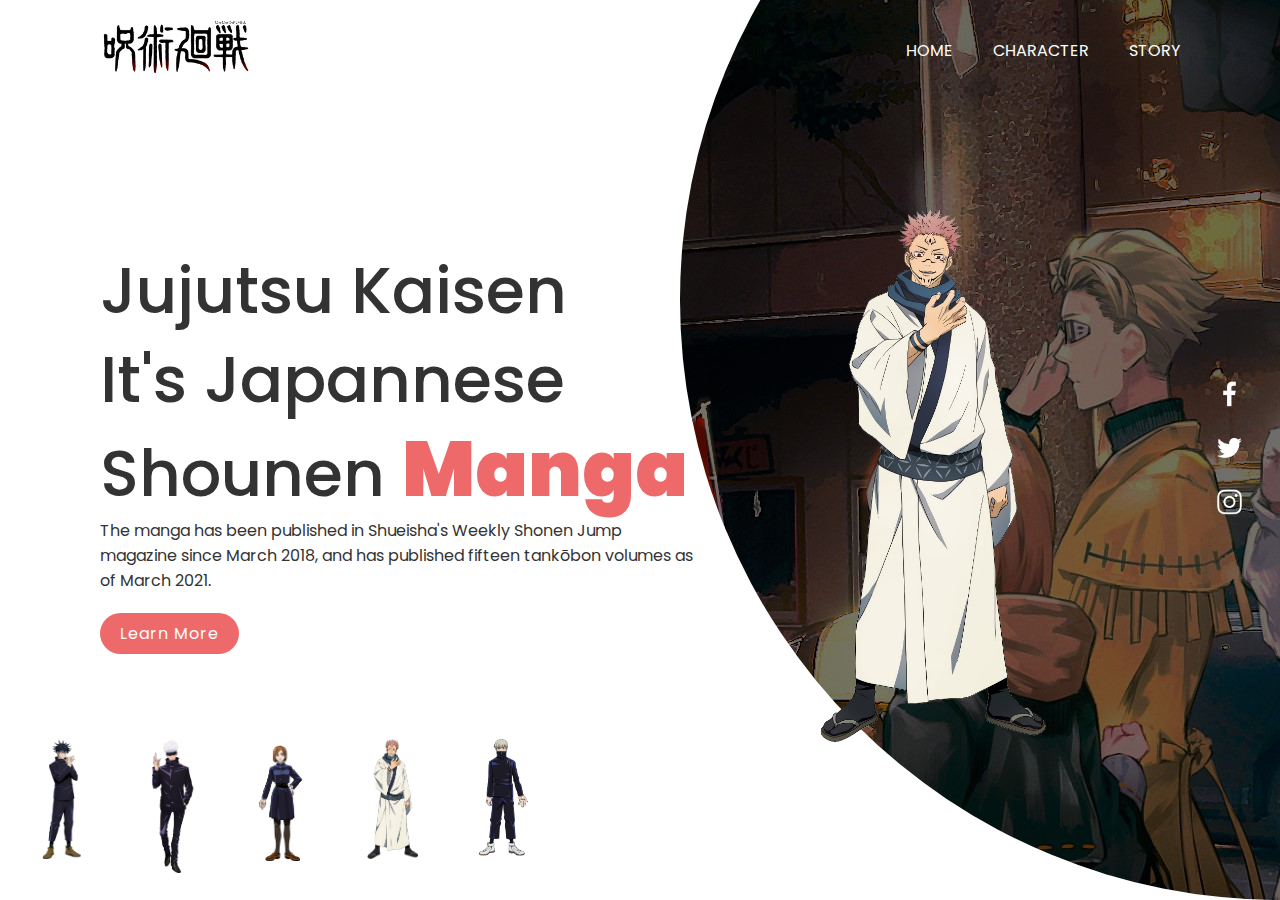
<file: index.html>
<!DOCTYPE html>
<html lang="en">
<head>
    <meta charset="UTF-8">
    <meta http-equiv="X-UA-Compatible" content="IE=edge">
    <meta name="viewport" content="width=device-width, initial-scale=1.0">
    <title>Jujutsu Kaisen Landing Page</title>
    <link rel="stylesheet" href="style.css">
</head>
<body>
    <section>
        <div class="circle"></div>
        <header>
            <a href="#"><img src="img/Jujutsu_kaisen.png" class="logo"></a>
            <div>
            <ul>
                <li><a href="https://elain12.github.io/#">HOME</a></li>
                <li><a href="https://elain12.github.io/character/">CHARACTER</a></li>
                <li><a href="file:///E:/RPL%20Punya/jujutsu%20kaisen/Story.html">STORY</a></li>

            </ul>
        </div>
        </header>
        <div class="content">
            <div class="textBox">
                <h2>Jujutsu Kaisen <br>It's Japannese Shounen <span>Manga</span></h2>
                <p>The manga has been published in Shueisha's Weekly Shonen Jump magazine since March 2018, and has published fifteen tankōbon volumes as of March 2021.
                </p> <a href="https://jujutsu-kaisen.fandom.com/wiki/Jujutsu_Kaisen_Wiki">Learn More</a>
            </div>
            <div class="imgBox">
                <img src="img/yuji.png" class="starbucks">
            </div>
        </div>
        <ul class="thumb">
            <li><img src="img/megumi.png" width="200" onclick="imgSlider('img/megumi.png')"></li>
            <li><img src="img/gojo2.png"  width="200" onclick="imgSlider('img/gojo2.png')"></li>
            <li><img src="img/nobara.png" width="200" onclick="imgSlider('img/nobara.png')"></li>
            <li><img src="img/yuji.png"   width="200" onclick="imgSlider('img/yuji.png')"></li>
            <li><img src="img/toge.png"   width="200" onclick="imgSlider('img/toge.png')"></li>
        </ul>
        <ul class="sci">
            <li><a href="#"><img src="img/facebook.png"></a></li>
            <li><a href="#"><img src="img/twitter.png"></a></li>
            <li><a href="#"><img src="img/instagram.png"></a></li>
        </ul>
    </section>
    <script type="text/javascript">
    function imgSlider(anything){
        document.querySelector('.starbucks').src = anything;
    }

    </script>
</body>
</html>
</file>
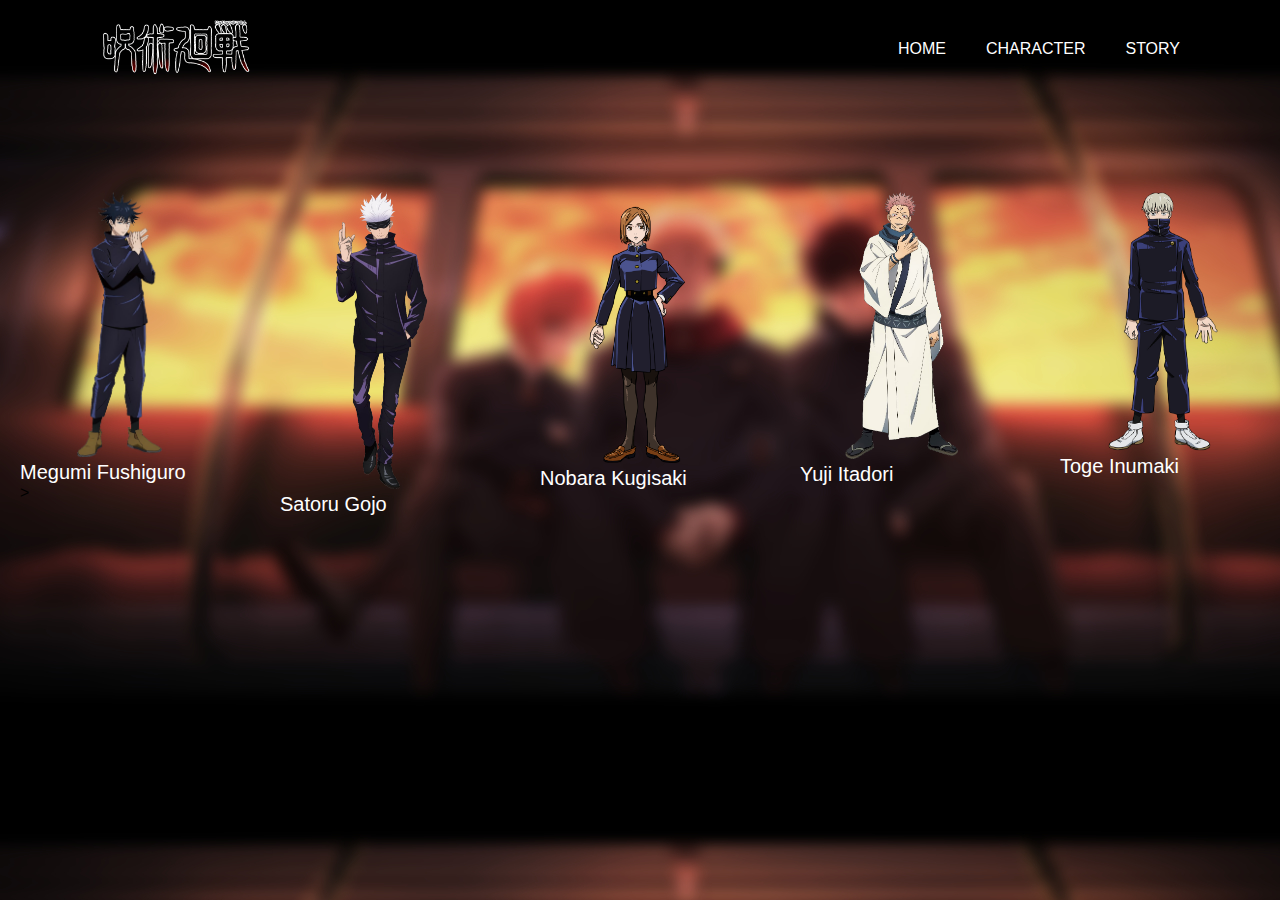
<file: chara/index.html>
<!DOCTYPE html>
<html lang="en">
<head>
    <meta charset="UTF-8">
    <meta http-equiv="X-UA-Compatible" content="IE=edge">
    <meta name="viewport" content="width=device-width, initial-scale=1.0">
    <link rel="stylesheet" href="chara.css">
    <title>CHARACTER</title>
</head>
<body>
    <header>
        <a href="#"><img src="img/Jujutsu_kaisen.png" class="logo"></a>
        <div>
        <ul>
            <li><a href="https://elain12.github.io/#">HOME</a></li>
            <li><a href="https://elain12.github.io/character/">CHARACTER</a></li>
            <li><a href="file:///E:/RPL%20Punya/jujutsu%20kaisen/Story.html">STORY</a></li>

        </ul>
    </div>
    </header>
    <ul class="thumb">
        <li><img src="img/megumi.png" width="200" onclick="imgSlider('img/megumi.png')"><p>Megumi Fushiguro</p>></li>
        <li><img src="img/gojo2.png"  width="200" onclick="imgSlider('img/gojo2.png')"><p>Satoru Gojo</p></li>
        <li><img src="img/nobara.png" width="200" onclick="imgSlider('img/nobara.png')"><p>Nobara Kugisaki</p></li>
        <li><img src="img/yuji.png"   width="200" onclick="imgSlider('img/yuji.png')"><p>Yuji Itadori</p></li>
        <li><img src="img/toge.png"   width="200" onclick="imgSlider('img/toge.png')"><p>Toge Inumaki</p></li>
    </ul>
</body>
</html>
</file>
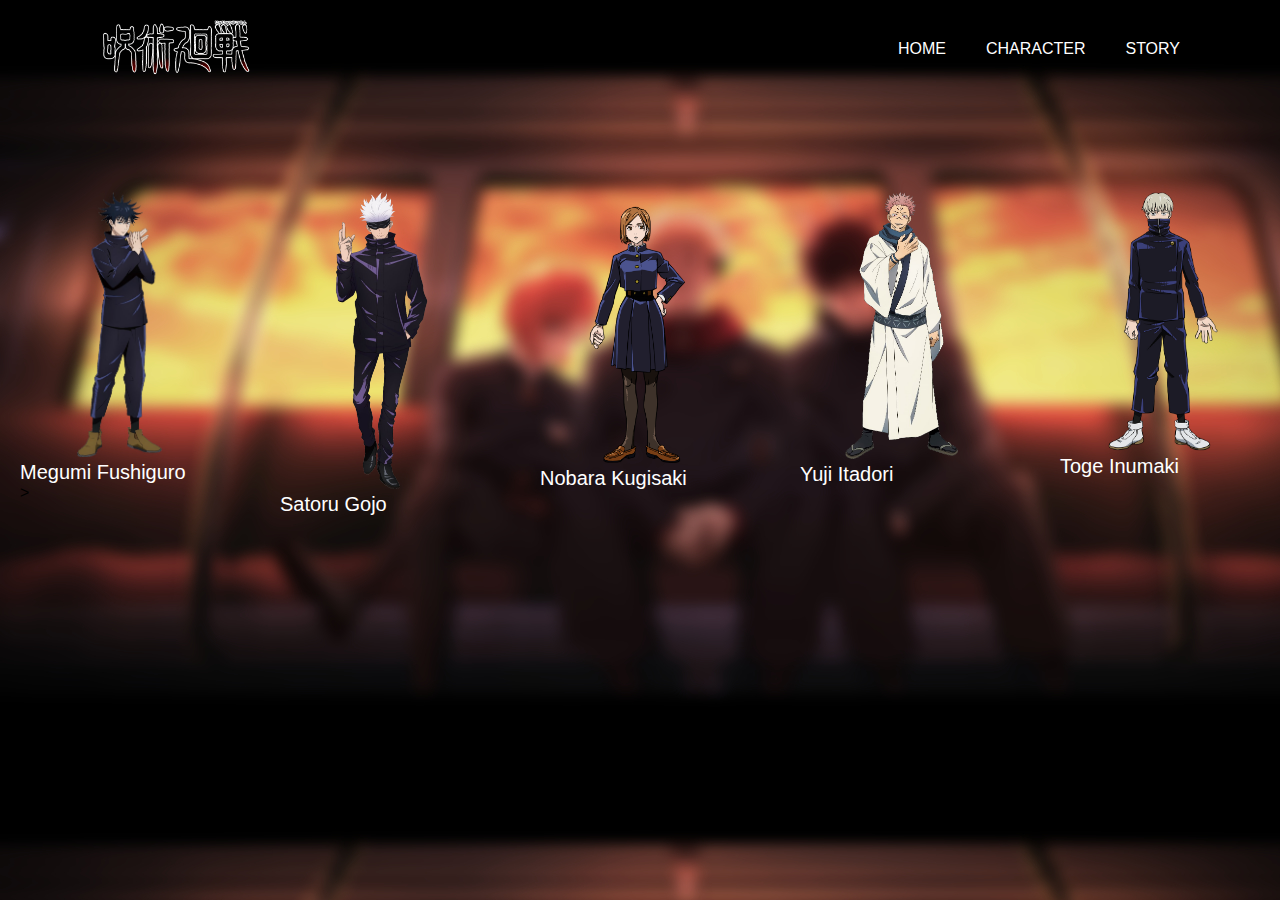
<file: character.html>
<!DOCTYPE html>
<html lang="en">
<head>
    <meta charset="UTF-8">
    <meta http-equiv="X-UA-Compatible" content="IE=edge">
    <meta name="viewport" content="width=device-width, initial-scale=1.0">
    <link rel="stylesheet" href="chara.css">
    <title>CHARACTER</title>
</head>
<body>
    <header>
        <a href="#"><img src="img/Jujutsu_kaisen.png" class="logo"></a>
        <div>
        <ul>
            <li><a href="file:///E:/RPL%20Punya/jujutsu%20kaisen/index.html">HOME</a></li>
            <li><a href="file:///E:/RPL%20Punya/jujutsu%20kaisen/character.html">CHARACTER</a></li>
            <li><a href="file:///E:/RPL%20Punya/jujutsu%20kaisen/Story.html">STORY</a></li>

        </ul>
    </div>
    </header>
    <ul class="thumb">
        <li><img src="img/megumi.png" width="200" onclick="imgSlider('img/megumi.png')"><p>Megumi Fushiguro</p>></li>
        <li><img src="img/gojo2.png"  width="200" onclick="imgSlider('img/gojo2.png')"><p>Satoru Gojo</p></li>
        <li><img src="img/nobara.png" width="200" onclick="imgSlider('img/nobara.png')"><p>Nobara Kugisaki</p></li>
        <li><img src="img/yuji.png"   width="200" onclick="imgSlider('img/yuji.png')"><p>Yuji Itadori</p></li>
        <li><img src="img/toge.png"   width="200" onclick="imgSlider('img/toge.png')"><p>Toge Inumaki</p></li>
    </ul>
</body>
</html>
</file>
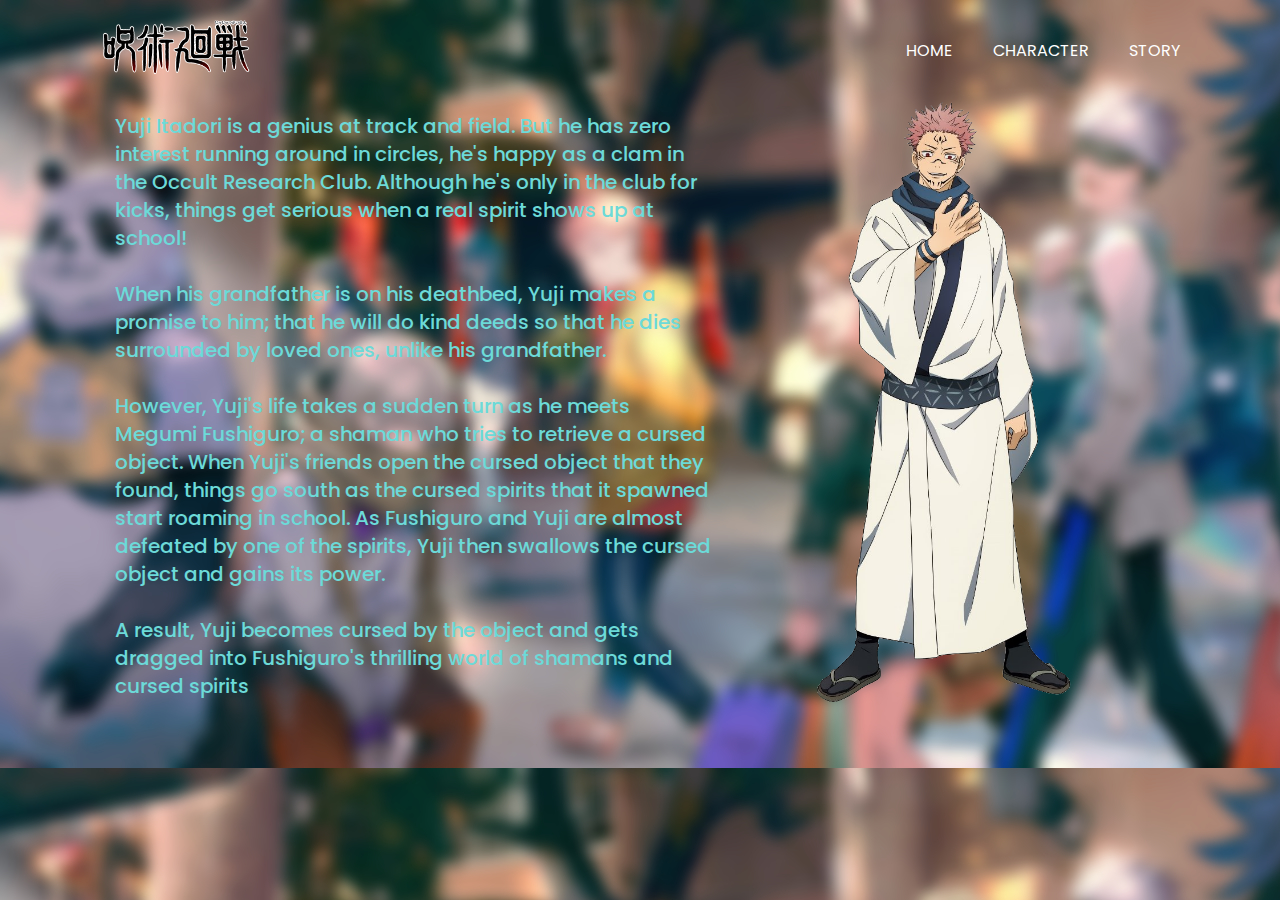
<file: Story.html>
<!DOCTYPE html>
<html lang="en">
<head>
    <meta charset="UTF-8">
    <meta http-equiv="X-UA-Compatible" content="IE=edge">
    <meta name="viewport" content="width=device-width, initial-scale=1.0">
    <title>STORY</title>
    <link rel="stylesheet" href="story.css">
</head>
<body>
    <header>
        <a href="#"><img src="img/Jujutsu_kaisen.png" class="logo"></a>
        <div>
        <ul>
            <li><a href="file:///E:/RPL%20Punya/jujutsu%20kaisen/index.html">HOME</a></li>
            <li><a href="file:///E:/RPL%20Punya/jujutsu%20kaisen/character.html">CHARACTER</a></li>
            <li><a href="file:///E:/RPL%20Punya/jujutsu%20kaisen/Story.html">STORY</a></li>

        </ul>
    </div>
    </header>
    <div class="content">
        <div class="textBox">
            <h2>
                Yuji Itadori is a genius at track and field. But he has zero interest running around in circles, he's happy as a clam in the Occult Research Club. Although he's only in the club for kicks, things get serious when a real spirit shows up at school!
                <br>
                <br>
                When his grandfather is on his deathbed, Yuji makes a promise to him; that he will do kind deeds so that he dies surrounded by loved ones, unlike his grandfather.
                <br>
                <br>
                However, Yuji's life takes a sudden turn as he meets Megumi Fushiguro; a shaman who tries to retrieve a cursed object. When Yuji's friends open the cursed object that they found, things go south as the cursed spirits that it spawned start roaming in school. As Fushiguro and Yuji are almost defeated by one of the spirits, Yuji then swallows the cursed object and gains its power. 
                <br>
                <br>
                A result, Yuji becomes cursed by the object and gets dragged into Fushiguro's thrilling world of shamans and cursed spirits</h2>
        </div>
        <div class="imgBox">
            <img src="img/yuji.png" width="450">
        </div>
    </div>
</body>
</html>
</file>
<file: style.css>
@import url('https://fonts.googleapis.com/css?family=Poppins:200,300,400,500,600,700,800,900$display=swap');
*
{
    margin: 0;
    padding: 0;
    box-sizing: border-box;
    font-family: 'Poppins' , sans-serif;
}
section
{
    position:relative; 
    width: 100%;
    min-height: 100vh;
    padding: 100px;
    display: flex;
    justify-content: space-between;
    align-items: center;
    background: #fff;
}
header
{
    position: absolute;
    top: 0;
    left: 0;
    width: 100%;
    padding: 20px 100px;
    display: flex;
    justify-content: space-between;
    align-items: center;
}
header .logo
{
    position: relative;
    max-width: 150px;
}
header ul
{
    position: relative;
    display: flex;
    list-style: none;
}
header ul li a
{
    display: inline-block;
    color: rgb(255, 255, 255);
    font-weight: 400;
    margin-left: 40px;
    text-decoration: none;
}
.content
{
    position: relative;
    width: 100%;
    display: flex;
    justify-content: space-between;
    align-items: center;
}

.content .textBox
{
    position: relative;
    max-width: 600px;
}

.content .textBox h2
{
    color: #333;
    font-size: 4em;
    line-height: 1.4em;
    font-weight: 500;
}
.content .textBox h2 span
{
    color: rgb(238, 106, 106);
    font-size: 1.2em;
    font-weight: 900;
}
.content .textBox p
{
    color: #333
}
.content .textBox a
{
    display: inline-block;
    margin-top: 20px;
    padding: 8px 20px;
    background: rgb(238, 106, 106);
    color: #fff;
    border-radius: 40px;
    font-size: 500;
    letter-spacing: 1px;
    text-decoration: none;
}
.content .imgBox
{
    width: 70px;
    display: flex;
    justify-content: flex-end;
    padding-right: 50px;
    margin-top: 50px;
}
.content .imgBox img
{
    max-width: 400px;
}
.thumb
{
    position: absolute;
    right: 35%;
    bottom: 20px;
    transform: translateX(-50%);
    display: flex;
}
.thumb li
{
    list-style: none;
    display: inline-block;
    margin: 0 10px;
    cursor: pointer;
    transition: 0.5%;
}
.thumb li:hover
{
    transform: translateY(-10px);
}
.thumb li img
{
    max-width: 90px;
}
.sci
{
    position: absolute;
    top: 50%;
    right: 30px;
    transform: translateY(-50%);
    display: flex;
    justify-content: center;
    align-items: center;
    flex-direction: column;
} 
.sci li{
    list-style: none;
}  
.sci li a 
{
    display: inline-block;
    margin: 5px 0;
    transform: scale(0.6);
    filter: invert(1);
}
.circle
{
    position: absolute;
    left: 0;
    top: 0;
    width: 100%;
    height: 100%;
    background:url(img/11247862.jpg);
    clip-path: circle(600px at right 300px);
}
@media (max-width: 991px)
{
    header
    {
        padding: 20px;
    }
    header .logo
    {
        max-width: 60px;
    }

    header ul{
        position: relative;
        display: none;
    }
    section{
        pad: 20px 20px 120px;
    }
    .content
    {
        flex-direction: column;
        margin-top: 100px;
    }
    .content .textBox h2{
        font-size: 2.5em;
        margin-bottom: 15px;
    }
    .content .textBox{
        max-width: 100%;
    }
    .content .imgBox{
        max-width: 100%;
        justify-content: center;
    }
    .circle{
    clip-path: circle(400px at center bottom);    
    }
}
</file>
<file: chara/chara.css>
*
{
    margin: 0;
    padding: 0;
}
body{
    background-image: url(img/story.jpg);
}
@import url('https://fonts.googleapis.com/css?family=Poppins:200,300,400,500,600,700,800,900$display=swap');
*
{
    margin: 0;
    padding: 0;
    box-sizing: border-box;
    font-family: 'Poppins' , sans-serif;
}
section
{
    position:relative; 
    width: 100%;
    min-height: 100vh;
    padding: 100px;
    display: flex;
    justify-content: space-between;
    align-items: center;
    background: #fff;
}
header
{
    position: absolute;
    top: 0;
    left: 0;
    width: 100%;
    padding: 20px 100px;
    display: flex;
    justify-content: space-between;
    align-items: center;
}
header .logo
{
    position: relative;
    max-width: 150px;
}
header ul
{
    position: relative;
    display: flex;
    list-style: none;
}
header ul li a
{
    display: inline-block;
    color: rgb(255, 255, 255);
    font-weight: 400;
    margin-left: 40px;
    text-decoration: none;
}
.thumb
{
    padding-top: 15%;
    bottom: 100px;
    display: flex;
    justify-content: center;
}
.thumb li
{
    list-style: none;
    display: inline-block;
    margin: 0 30px;
    cursor: pointer;
    transition: 0.5%;
}
.thumb li:hover
{
    transform: translateY(-10px);
}
.thumb li img
{
    max-width: 200px;
}
.thumb li p
{
    color: white;
    font-size: 20px;
}
</file>
<file: chara.css>
*
{
    margin: 0;
    padding: 0;
}
body{
    background-image: url(img/story.jpg);
}
@import url('https://fonts.googleapis.com/css?family=Poppins:200,300,400,500,600,700,800,900$display=swap');
*
{
    margin: 0;
    padding: 0;
    box-sizing: border-box;
    font-family: 'Poppins' , sans-serif;
}
section
{
    position:relative; 
    width: 100%;
    min-height: 100vh;
    padding: 100px;
    display: flex;
    justify-content: space-between;
    align-items: center;
    background: #fff;
}
header
{
    position: absolute;
    top: 0;
    left: 0;
    width: 100%;
    padding: 20px 100px;
    display: flex;
    justify-content: space-between;
    align-items: center;
}
header .logo
{
    position: relative;
    max-width: 150px;
}
header ul
{
    position: relative;
    display: flex;
    list-style: none;
}
header ul li a
{
    display: inline-block;
    color: rgb(255, 255, 255);
    font-weight: 400;
    margin-left: 40px;
    text-decoration: none;
}
.thumb
{
    padding-top: 15%;
    bottom: 100px;
    display: flex;
    justify-content: center;
}
.thumb li
{
    list-style: none;
    display: inline-block;
    margin: 0 30px;
    cursor: pointer;
    transition: 0.5%;
}
.thumb li:hover
{
    transform: translateY(-10px);
}
.thumb li img
{
    max-width: 200px;
}
.thumb li p
{
    color: white;
    font-size: 20px;
}
</file>
<file: story.css>
@import url('https://fonts.googleapis.com/css?family=Poppins:200,300,400,500,600,700,800,900$display=swap');
*
{
    margin: 0;
    padding: 0;
    box-sizing: border-box;
    font-family: 'Poppins' , sans-serif;
}
body{
    background-image: url(img/coba.jpg);
}
section
{
    position:relative; 
    width: 100%;
    min-height: 100vh;
    padding: 100px;
    display: flex;
    justify-content: space-between;
    align-items: center;
    background: #fff;
}
header
{
    position: absolute;
    top: 0;
    left: 0;
    width: 100%;
    padding: 20px 100px;
    display: flex;
    justify-content: space-between;
    align-items: center;
}
header .logo
{
    position: relative;
    max-width: 150px;
}
header ul
{
    position: relative;
    display: flex;
    list-style: none;
}
header ul li a
{
    display: inline-block;
    color: rgb(255, 255, 255);
    font-weight: 400;
    margin-left: 40px;
    text-decoration: none;
}
.content{

    width: 100%;
    display: flex;
    justify-content:center;
    align-items: center;
    padding-top: 8%;
    padding-bottom: 2%;
}
.content .textBox
{
    position: relative;
    max-width: 600px;
}

.content .textBox h2
{
    color: rgb(108, 218, 216);
    font-size: 20px;
    line-height: 1.4em;
    font-weight: 500;
}
</file>
